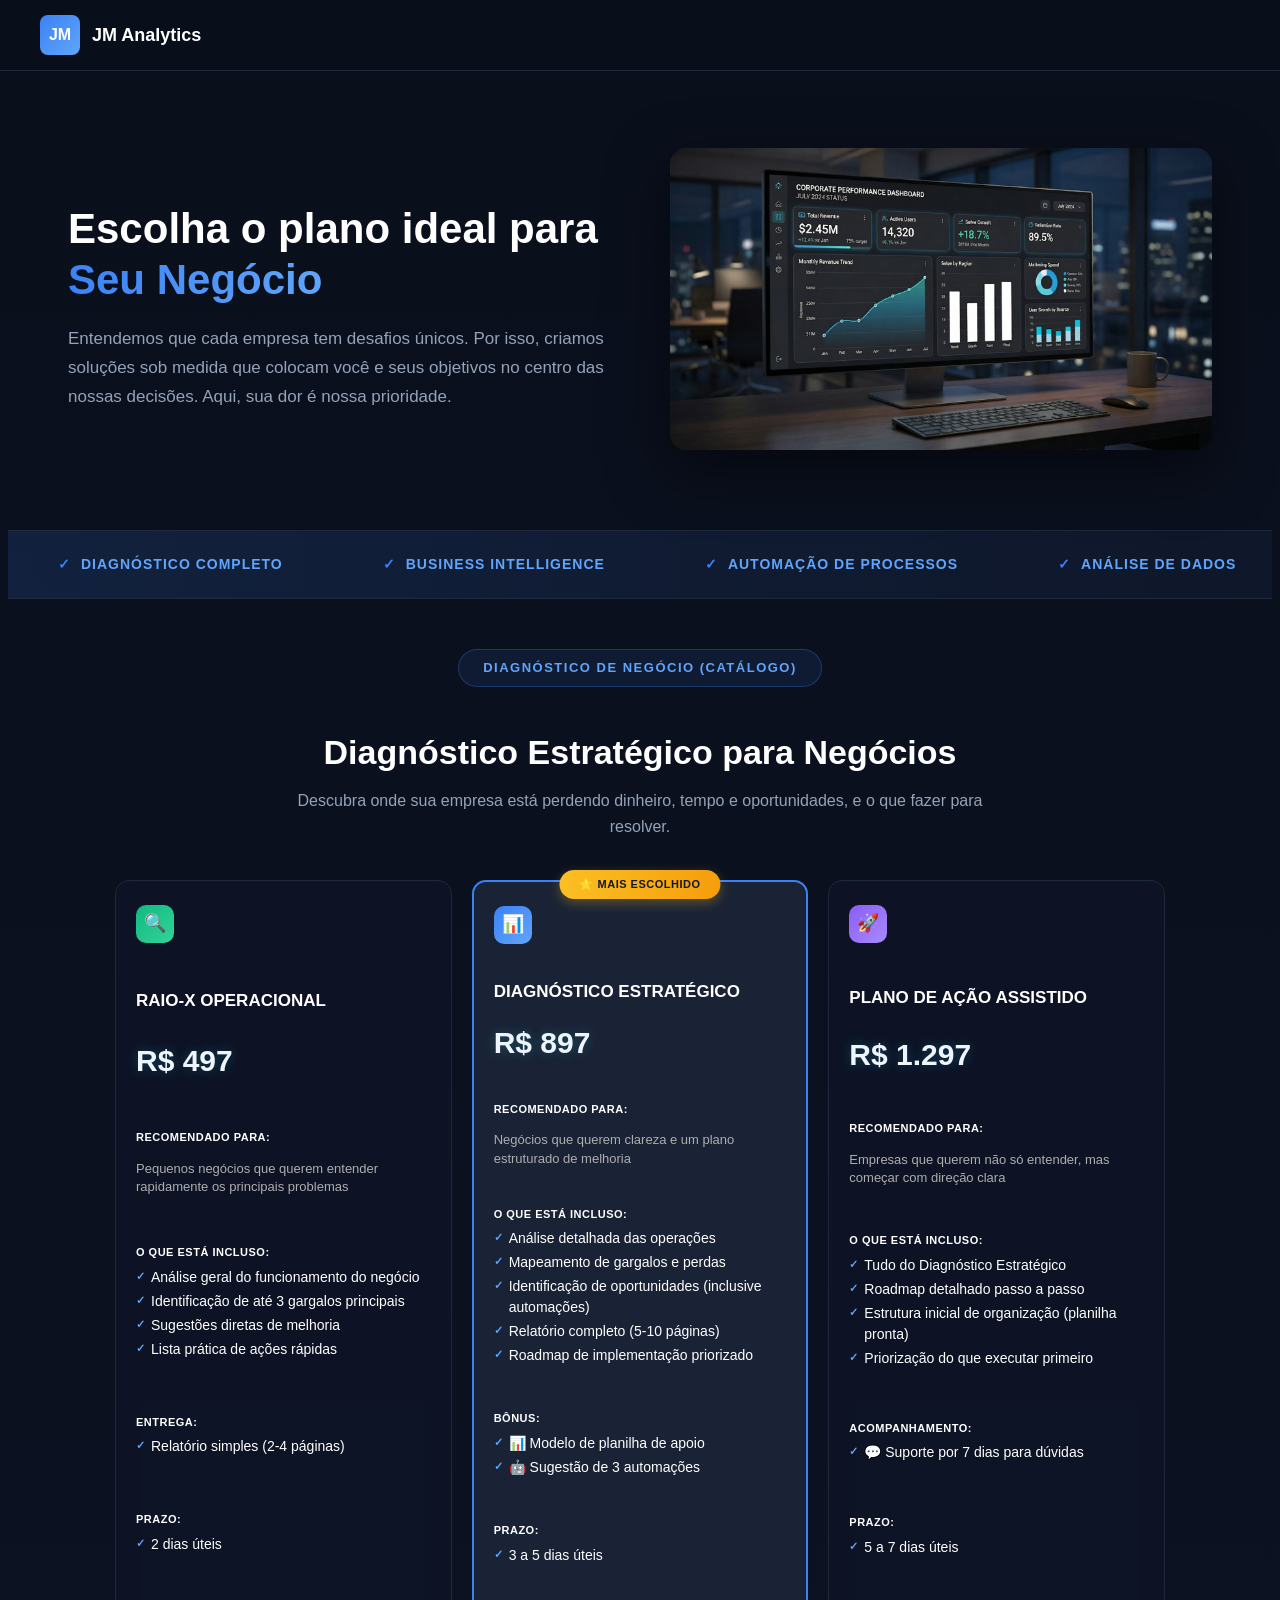
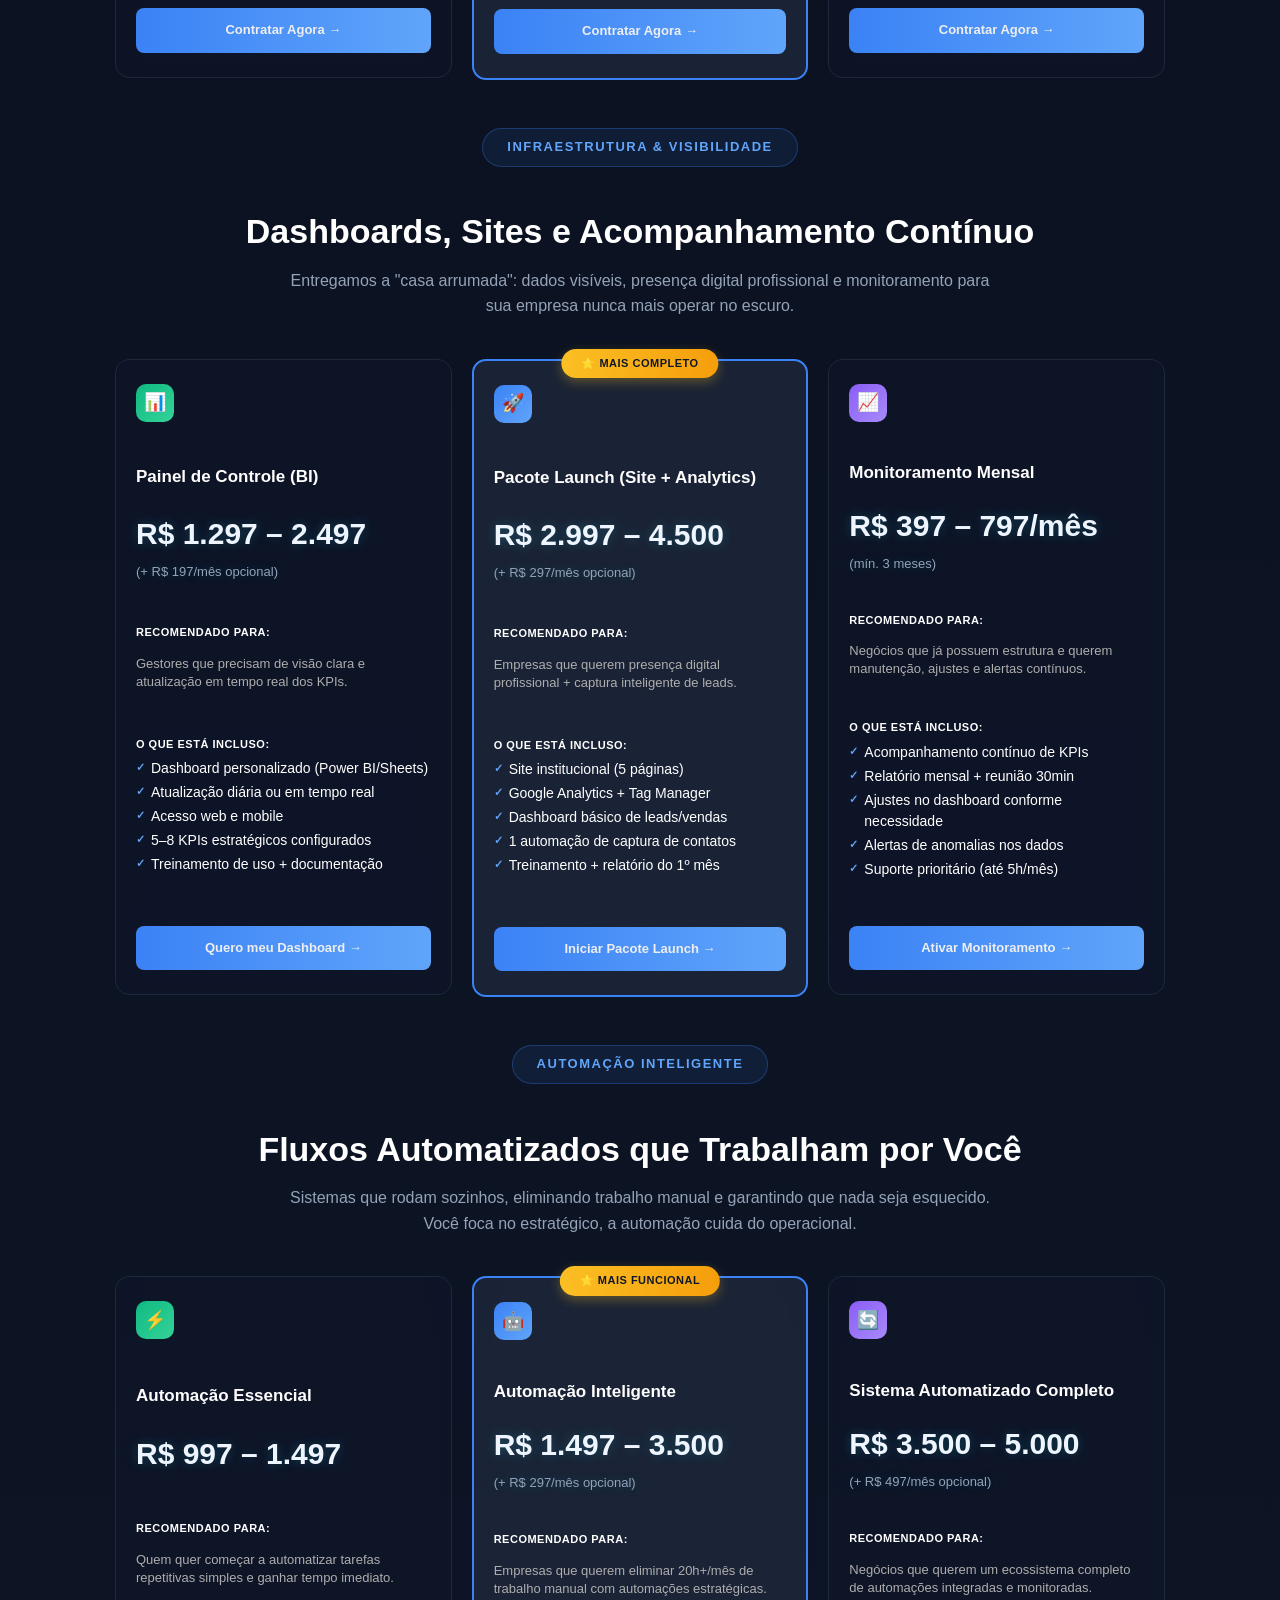
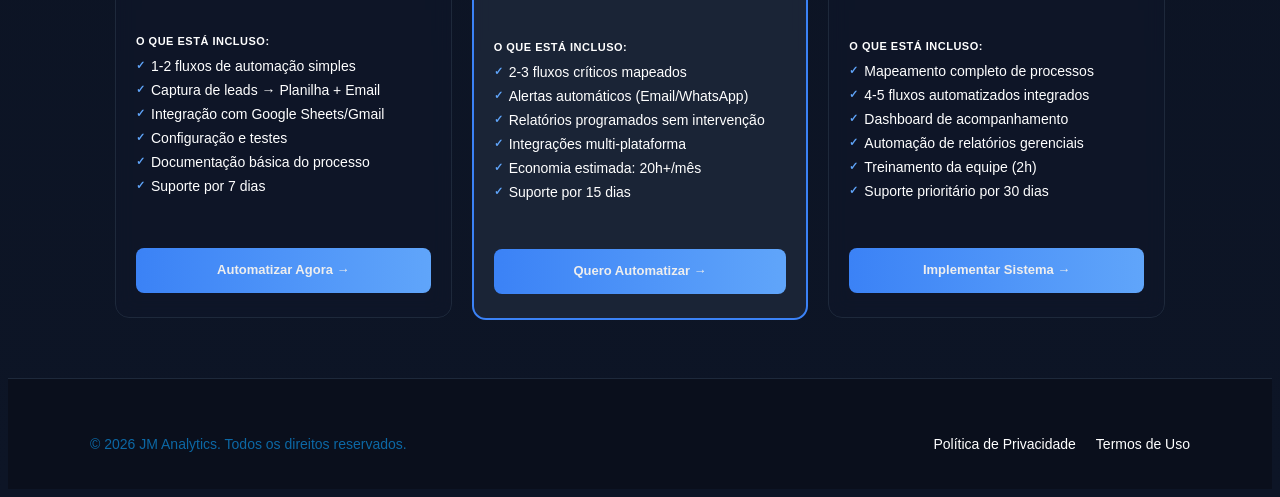
<file: index.html>
<!DOCTYPE html>
<html lang="pt-BR">
<head>
    <meta charset="UTF-8">
    <meta name="viewport" content="width=device-width, initial-scale=1.0">
    <title>Planos - JM Analytics | Diagnóstico de Negócio</title>
     
    <link rel="stylesheet" href="CSS/style.css">

</head>
<body>

    <!-- HEADER -->
    <header class="site-header">
        <div class="header-container">
            <a href="#" class="logo">
                <div class="logo-icon">JM</div>
                <span class="logo-text">JM Analytics</span>
            </a>
            <nav class="header-nav">
        
            </nav>
        </div>
    </header>

    <!-- HERO / INTRODUÇÃO -->
    <section class="hero-intro">
        <div class="hero-content">
            <h1>Escolha o plano ideal para <span class="highlight">Seu Negócio</span></h1>
            <p>Entendemos que cada empresa tem desafios únicos. Por isso, criamos soluções sob medida que colocam você e seus objetivos no centro das nossas decisões. Aqui, sua dor é nossa prioridade.</p>
        </div>
        <div class="hero-image">
            <img src="img/dashboard-exemplo.png" alt="Dashboard corporativo JM Analytics">
        </div>
    </section>

    <!-- FAIXA ANIMADA -->
    <div class="marquee-container">
        <div class="marquee-content">
            <span class="marquee-item">Diagnóstico Completo</span>
            <span class="marquee-item">Business Intelligence</span>
            <span class="marquee-item">Automação de Processos</span>
            <span class="marquee-item">Análise de Dados</span>
            <span class="marquee-item">Otimização de Operações</span>
            <span class="marquee-item">Redução de Custos</span>
            <span class="marquee-item">Aumento de Lucratividade</span>
            <!-- Duplicado para loop infinito -->
            <span class="marquee-item">Diagnóstico Completo</span>
            <span class="marquee-item">Business Intelligence</span>
            <span class="marquee-item">Automação de Processos</span>
            <span class="marquee-item">Análise de Dados</span>
            <span class="marquee-item">Otimização de Operações</span>
            <span class="marquee-item">Redução de Custos</span>
            <span class="marquee-item">Aumento de Lucratividade</span>
        </div>
    </div>

    <!-- SEÇÃO DE PLANOS -->
    <section class="plans-main-section" id="planos">
        
        <!-- Tag -->
        <span class="section-tag">Diagnóstico de Negócio (Catálogo)</span>

        <!-- Título -->
        <h2 class="section-title">Diagnóstico Estratégico para Negócios</h2>

        <!-- Subtítulo -->
        <p class="section-subtitle">Descubra onde sua empresa está perdendo dinheiro, tempo e oportunidades, e o que fazer para resolver.</p>

        <!-- Grid -->
        <div class="plans-layout">
            
            <!-- PLANO 1: RAIO-X OPERACIONAL -->
            <div class="plan-card-compact">
                <div class="plan-icon-sm">🔍</div>
                <h3>RAIO-X OPERACIONAL</h3>
                <div class="plan-price-sm">R$ 497</div>
                
                <div class="plan-section-sm">
                    <h4>Recomendado para:</h4>
                    <p>Pequenos negócios que querem entender rapidamente os principais problemas</p>
                </div>

                <div class="plan-section-sm">
                    <h4>O que está incluso:</h4>
                    <ul class="plan-features-sm">
                        <li>Análise geral do funcionamento do negócio</li>
                        <li>Identificação de até 3 gargalos principais</li>
                        <li>Sugestões diretas de melhoria</li>
                        <li>Lista prática de ações rápidas</li>
                    </ul>
                </div>

                <div class="plan-section-sm">
                    <h4>Entrega:</h4>
                    <ul class="plan-features-sm">
                        <li>Relatório simples (2-4 páginas)</li>
                    </ul>
                </div>

                <div class="plan-section-sm">
                    <h4>Prazo:</h4>
                    <ul class="plan-features-sm">
                        <li>2 dias úteis</li>
                    </ul>
                </div>

                <a href="https://wa.me/5521969181327?text=Olá! Quero contratar o plano Raio-X Operacional" class="plan-btn-sm" target="_blank">
                    Contratar Agora →
                </a>
            </div>

            <!-- PLANO 2: DIAGNÓSTICO ESTRATÉGICO (DESTAQUE) -->
            <div class="plan-card-compact featured">
                <div class="badge-popular">⭐ Mais Escolhido</div>
                <div class="plan-icon-sm">📊</div>
                <h3>DIAGNÓSTICO ESTRATÉGICO</h3>
                <div class="plan-price-sm">R$ 897</div>
                
                <div class="plan-section-sm">
                    <h4>Recomendado para:</h4>
                    <p>Negócios que querem clareza e um plano estruturado de melhoria</p>
                </div>

                <div class="plan-section-sm">
                    <h4>O que está incluso:</h4>
                    <ul class="plan-features-sm">
                        <li>Análise detalhada das operações</li>
                        <li>Mapeamento de gargalos e perdas</li>
                        <li>Identificação de oportunidades (inclusive automações)</li>
                        <li>Relatório completo (5-10 páginas)</li>
                        <li>Roadmap de implementação priorizado</li>
                    </ul>
                </div>

                <div class="plan-section-sm">
                    <h4>Bônus:</h4>
                    <ul class="plan-features-sm">
                        <li>📊 Modelo de planilha de apoio</li>
                        <li>🤖 Sugestão de 3 automações</li>
                    </ul>
                </div>

                <div class="plan-section-sm">
                    <h4>Prazo:</h4>
                    <ul class="plan-features-sm">
                        <li>3 a 5 dias úteis</li>
                    </ul>
                </div>

                <a href="https://wa.me/5521969181327?text=Olá! Quero contratar o plano Diagnóstico Estratégico" class="plan-btn-sm" target="_blank">
                    Contratar Agora →
                </a>
            </div>

            <!-- PLANO 3: PLANO DE AÇÃO ASSISTIDO -->
            <div class="plan-card-compact">
                <div class="plan-icon-sm">🚀</div>
                <h3>PLANO DE AÇÃO ASSISTIDO</h3>
                <div class="plan-price-sm">R$ 1.297</div>
                
                <div class="plan-section-sm">
                    <h4>Recomendado para:</h4>
                    <p>Empresas que querem não só entender, mas começar com direção clara</p>
                </div>

                <div class="plan-section-sm">
                    <h4>O que está incluso:</h4>
                    <ul class="plan-features-sm">
                        <li>Tudo do Diagnóstico Estratégico</li>
                        <li>Roadmap detalhado passo a passo</li>
                        <li>Estrutura inicial de organização (planilha pronta)</li>
                        <li>Priorização do que executar primeiro</li>
                    </ul>
                </div>

                <div class="plan-section-sm">
                    <h4>Acompanhamento:</h4>
                    <ul class="plan-features-sm">
                        <li>💬 Suporte por 7 dias para dúvidas</li>
                    </ul>
                </div>

                <div class="plan-section-sm">
                    <h4>Prazo:</h4>
                    <ul class="plan-features-sm">
                        <li>5 a 7 dias úteis</li>
                    </ul>
                </div>

                <a href="https://wa.me/5521969181327?text=Olá! Quero contratar o plano Plano de Ação Assistido" class="plan-btn-sm" target="_blank">
                    Contratar Agora →
                </a>
            </div>

            <!-- IMAGEM -->
            <div class="image-container-sm">
                <img src="img/mano_jotta.png" alt="Análise de dados empresariais">
            </div>

        </div>
    </section>
    <!-- ==========================================
     ABA 2: INFRAESTRUTURA & VISIBILIDADE
     ========================================== -->
<section class="plans-main-section" id="infraestrutura">
    
    <!-- Cabeçalho da Seção -->
    <span class="section-tag">Infraestrutura & Visibilidade</span>
    <h2 class="section-title">Dashboards, Sites e Acompanhamento Contínuo</h2>
    <p class="section-subtitle">Entregamos a "casa arrumada": dados visíveis, presença digital profissional e monitoramento para sua empresa nunca mais operar no escuro.</p>

    <!-- Grid dos 3 Cards -->
    <div class="plans-layout">
        
        <!-- CARD 1: PAINEL DE CONTROLE (BI) -->
        <div class="plan-card-compact">
            <div class="plan-icon-sm">📊</div>
            <h3>Painel de Controle (BI)</h3>
            <div class="plan-price-sm">
                R$ 1.297 – 2.497
                <span style="font-size: 13px; color: #94a3b8; font-weight: 400; display: block; margin-top: 4px;">(+ R$ 197/mês opcional)</span>
            </div>
            
            <div class="plan-section-sm">
                <h4>Recomendado para:</h4>
                <p>Gestores que precisam de visão clara e atualização em tempo real dos KPIs.</p>
            </div>

            <div class="plan-section-sm">
                <h4>O que está incluso:</h4>
                <ul class="plan-features-sm">
                    <li>Dashboard personalizado (Power BI/Sheets)</li>
                    <li>Atualização diária ou em tempo real</li>
                    <li>Acesso web e mobile</li>
                    <li>5–8 KPIs estratégicos configurados</li>
                    <li>Treinamento de uso + documentação</li>
                </ul>
            </div>

            <a href="https://wa.me/5521969181327?text=Olá! Tenho interesse no Painel de Controle (BI)" class="plan-btn-sm" target="_blank">
                Quero meu Dashboard →
            </a>
        </div>

        <!-- CARD 2: PACOTE LAUNCH (SITE + ANALYTICS) -->
        <div class="plan-card-compact featured">
            <div class="badge-popular">⭐ Mais Completo</div>
            <div class="plan-icon-sm">🚀</div>
            <h3>Pacote Launch (Site + Analytics)</h3>
            <div class="plan-price-sm">
                R$ 2.997 – 4.500
                <span style="font-size: 13px; color: #94a3b8; font-weight: 400; display: block; margin-top: 4px;">(+ R$ 297/mês opcional)</span>
            </div>
            
            <div class="plan-section-sm">
                <h4>Recomendado para:</h4>
                <p>Empresas que querem presença digital profissional + captura inteligente de leads.</p>
            </div>

            <div class="plan-section-sm">
                <h4>O que está incluso:</h4>
                <ul class="plan-features-sm">
                    <li>Site institucional (5 páginas)</li>
                    <li>Google Analytics + Tag Manager</li>
                    <li>Dashboard básico de leads/vendas</li>
                    <li>1 automação de captura de contatos</li>
                    <li>Treinamento + relatório do 1º mês</li>
                </ul>
            </div>

            <a href="https://wa.me/5521969181327?text=Olá! Quero o Pacote Launch (Site + Analytics)" class="plan-btn-sm" target="_blank">
                Iniciar Pacote Launch →
            </a>
        </div>

        <!-- CARD 3: MONITORAMENTO MENSAL -->
        <div class="plan-card-compact">
            <div class="plan-icon-sm">📈</div>
            <h3>Monitoramento Mensal</h3>
            <div class="plan-price-sm">
                R$ 397 – 797/mês
                <span style="font-size: 13px; color: #94a3b8; font-weight: 400; display: block; margin-top: 4px;">(mín. 3 meses)</span>
            </div>
            
            <div class="plan-section-sm">
                <h4>Recomendado para:</h4>
                <p>Negócios que já possuem estrutura e querem manutenção, ajustes e alertas contínuos.</p>
            </div>

            <div class="plan-section-sm">
                <h4>O que está incluso:</h4>
                <ul class="plan-features-sm">
                    <li>Acompanhamento contínuo de KPIs</li>
                    <li>Relatório mensal + reunião 30min</li>
                    <li>Ajustes no dashboard conforme necessidade</li>
                    <li>Alertas de anomalias nos dados</li>
                    <li>Suporte prioritário (até 5h/mês)</li>
                </ul>
            </div>

            <a href="https://wa.me/5521969181327?text=Olá! Quero ativar o Monitoramento Mensal" class="plan-btn-sm" target="_blank">
                Ativar Monitoramento →
            </a>
        </div>

    </div>
</section>

<!-- ==========================================
     ABA 3: AUTOMAÇÃO INTELIGENTE
     ========================================== -->
<section class="plans-main-section" id="automacao">
    
    <!-- Cabeçalho da Seção -->
    <span class="section-tag">Automação Inteligente</span>
    <h2 class="section-title">Fluxos Automatizados que Trabalham por Você</h2>
    <p class="section-subtitle">Sistemas que rodam sozinhos, eliminando trabalho manual e garantindo que nada seja esquecido. Você foca no estratégico, a automação cuida do operacional.</p>

    <!-- Grid dos 3 Cards -->
    <div class="plans-layout">
        
        <!-- CARD 1: AUTOMAÇÃO ESSENCIAL -->
        <div class="plan-card-compact">
            <div class="plan-icon-sm">⚡</div>
            <h3>Automação Essencial</h3>
            <div class="plan-price-sm">R$ 997 – 1.497</div>
            
            <div class="plan-section-sm">
                <h4>Recomendado para:</h4>
                <p>Quem quer começar a automatizar tarefas repetitivas simples e ganhar tempo imediato.</p>
            </div>

            <div class="plan-section-sm">
                <h4>O que está incluso:</h4>
                <ul class="plan-features-sm">
                    <li>1-2 fluxos de automação simples</li>
                    <li>Captura de leads → Planilha + Email</li>
                    <li>Integração com Google Sheets/Gmail</li>
                    <li>Configuração e testes</li>
                    <li>Documentação básica do processo</li>
                    <li>Suporte por 7 dias</li>
                </ul>
            </div>

            <a href="https://wa.me/5521969181327?text=Olá! Quero começar com Automação Essencial" class="plan-btn-sm" target="_blank">
                Automatizar Agora →
            </a>
        </div>

        <!-- CARD 2: AUTOMAÇÃO INTELIGENTE (MAIS FUNCIONAL) -->
        <div class="plan-card-compact featured">
            <div class="badge-popular">⭐ Mais Funcional</div>
            <div class="plan-icon-sm">🤖</div>
            <h3>Automação Inteligente</h3>
            <div class="plan-price-sm">
                R$ 1.497 – 3.500
                <span style="font-size: 13px; color: #94a3b8; font-weight: 400; display: block; margin-top: 4px;">(+ R$ 297/mês opcional)</span>
            </div>
            
            <div class="plan-section-sm">
                <h4>Recomendado para:</h4>
                <p>Empresas que querem eliminar 20h+/mês de trabalho manual com automações estratégicas.</p>
            </div>

            <div class="plan-section-sm">
                <h4>O que está incluso:</h4>
                <ul class="plan-features-sm">
                    <li>2-3 fluxos críticos mapeados</li>
                    <li>Alertas automáticos (Email/WhatsApp)</li>
                    <li>Relatórios programados sem intervenção</li>
                    <li>Integrações multi-plataforma</li>
                    <li>Economia estimada: 20h+/mês</li>
                    <li>Suporte por 15 dias</li>
                </ul>
            </div>

            <a href="https://wa.me/5521969181327?text=Olá! Quero a Automação Inteligente (Mais Funcional)" class="plan-btn-sm" target="_blank">
                Quero Automatizar →
            </a>
        </div>

        <!-- CARD 3: SISTEMA AUTOMATIZADO COMPLETO -->
        <div class="plan-card-compact">
            <div class="plan-icon-sm">🔄</div>
            <h3>Sistema Automatizado Completo</h3>
            <div class="plan-price-sm">
                R$ 3.500 – 5.000
                <span style="font-size: 13px; color: #94a3b8; font-weight: 400; display: block; margin-top: 4px;">(+ R$ 497/mês opcional)</span>
            </div>
            
            <div class="plan-section-sm">
                <h4>Recomendado para:</h4>
                <p>Negócios que querem um ecossistema completo de automações integradas e monitoradas.</p>
            </div>

            <div class="plan-section-sm">
                <h4>O que está incluso:</h4>
                <ul class="plan-features-sm">
                    <li>Mapeamento completo de processos</li>
                    <li>4-5 fluxos automatizados integrados</li>
                    <li>Dashboard de acompanhamento</li>
                    <li>Automação de relatórios gerenciais</li>
                    <li>Treinamento da equipe (2h)</li>
                    <li>Suporte prioritário por 30 dias</li>
                </ul>
            </div>

            <a href="https://wa.me/5521969181327?text=Olá! Quero o Sistema Automatizado Completo" class="plan-btn-sm" target="_blank">
                Implementar Sistema →
            </a>
        </div>

    </div>
</section>

    <!-- FOOTER -->
    <footer>
        <div class="footer-content">
            <p class="footer-text">© 2026 JM Analytics. Todos os direitos reservados.</p>
            <div class="footer-links">
                 <a href="politica-privacidade.html">Política de Privacidade</a>
                <a href="termos-de-uso.html">Termos de Uso</a>
            </div>
        </div>
    </footer>

    <!-- JAVASCRIPT -->
    
    <script src="Java/script.js"></script>

</body>
</html>
</file>
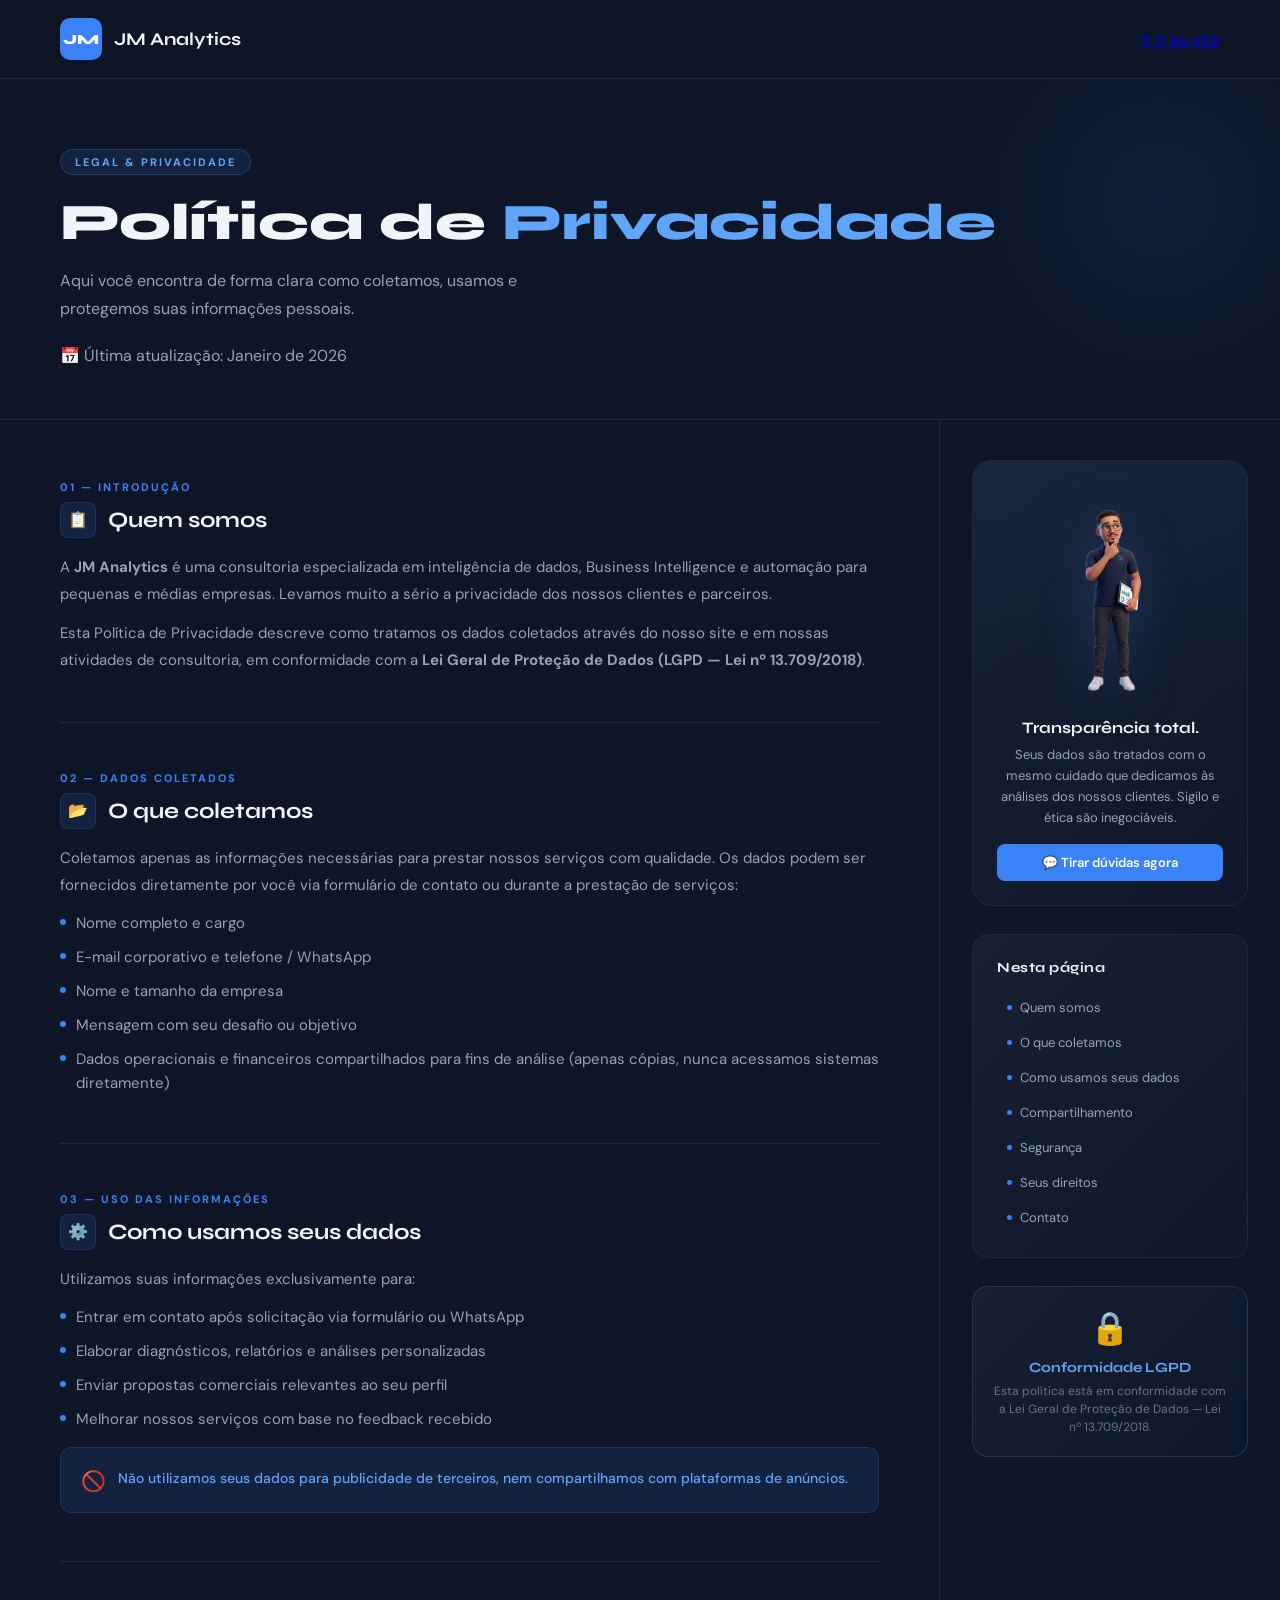
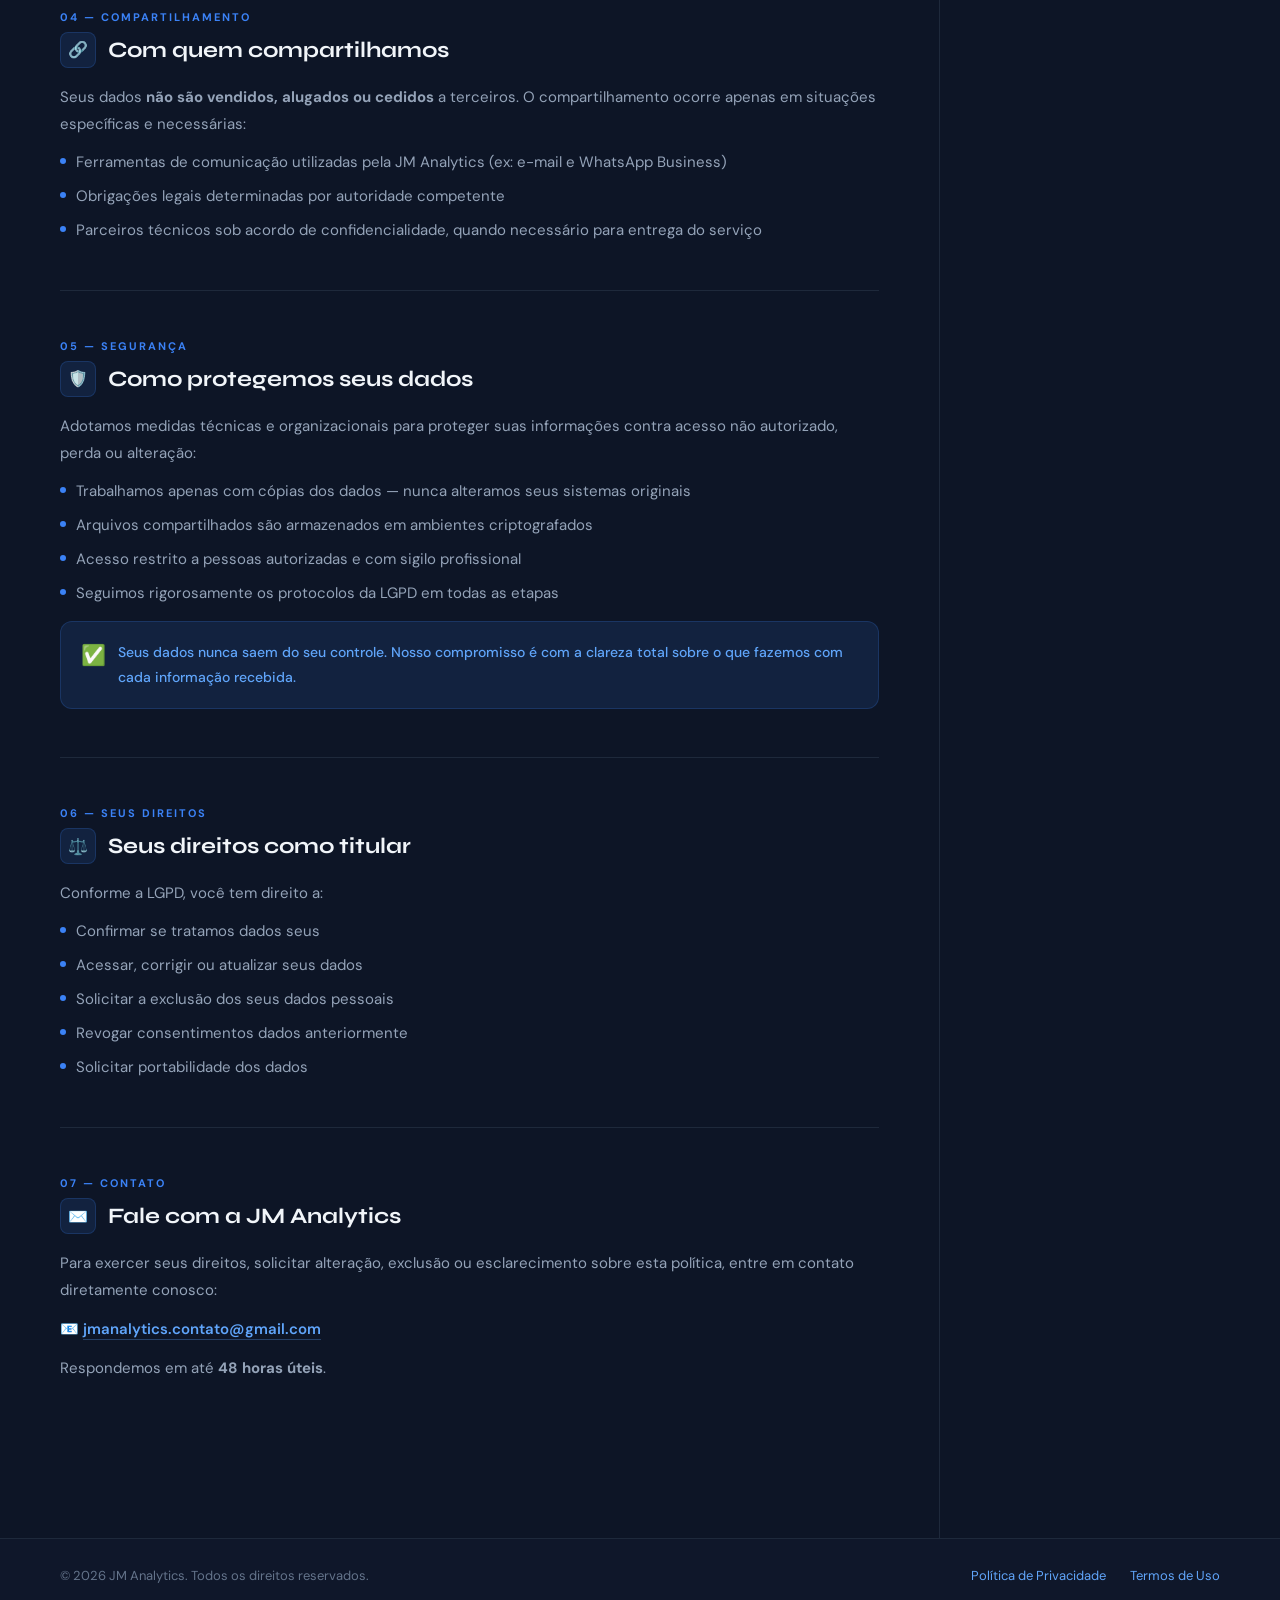
<file: politica-privacidade.html>
<!DOCTYPE html>
<html lang="pt-BR">
<head>
    <meta charset="UTF-8">
    <meta name="viewport" content="width=device-width, initial-scale=1.0">
    <title>Política de Privacidade | JM Analytics</title>
    <link href="https://fonts.googleapis.com/css2?family=Syne:wght@400;600;700;800&family=DM+Sans:wght@300;400;500&display=swap" rel="stylesheet">
    <style>
        :root {
            --bg-dark: #0d1526;
            --bg-card: #111827;
            --bg-card2: #0f172a;
            --blue: #3b82f6;
            --blue-light: #60a5fa;
            --blue-dim: rgba(59,130,246,0.12);
            --border: #1e293b;
            --text-primary: #f1f5f9;
            --text-muted: #94a3b8;
            --text-subtle: #64748b;
        }

        * { box-sizing: border-box; margin: 0; padding: 0; }

        body {
            background-color: var(--bg-dark);
            color: var(--text-primary);
            font-family: 'DM Sans', sans-serif;
            min-height: 100vh;
        }

        /* HEADER */
        header {
            background: rgba(13, 21, 38, 0.95);
            border-bottom: 1px solid var(--border);
            padding: 18px 60px;
            display: flex;
            align-items: center;
            justify-content: space-between;
            position: sticky;
            top: 0;
            z-index: 100;
            backdrop-filter: blur(12px);
        }

        .logo {
            display: flex;
            align-items: center;
            gap: 12px;
            text-decoration: none;
        }

        .logo-icon {
            width: 42px;
            height: 42px;
            background: var(--blue);
            border-radius: 10px;
            display: flex;
            align-items: center;
            justify-content: center;
            font-family: 'Syne', sans-serif;
            font-weight: 800;
            font-size: 14px;
            color: white;
        }

        .logo-text {
            font-family: 'Syne', sans-serif;
            font-weight: 700;
            font-size: 18px;
            color: var(--text-primary);
        }

        .back-link {
            display: flex;
            align-items: center;
            gap: 8px;
            color: var(--blue-light);
            text-decoration: none;
            font-size: 14px;
            font-weight: 500;
            transition: gap 0.2s;
        }
        .back-link:hover { gap: 12px; }

        /* HERO DA PÁGINA */
        .page-hero {
            padding: 70px 60px 50px;
            border-bottom: 1px solid var(--border);
            position: relative;
            overflow: hidden;
        }

        .page-hero::before {
            content: '';
            position: absolute;
            top: -80px;
            right: -80px;
            width: 400px;
            height: 400px;
            background: radial-gradient(circle, rgba(59,130,246,0.08) 0%, transparent 70%);
            pointer-events: none;
        }

        .page-tag {
            display: inline-block;
            font-size: 11px;
            font-weight: 700;
            letter-spacing: 2px;
            text-transform: uppercase;
            color: var(--blue-light);
            background: var(--blue-dim);
            border: 1px solid rgba(59,130,246,0.25);
            padding: 5px 14px;
            border-radius: 20px;
            margin-bottom: 20px;
        }

        .page-hero h1 {
            font-family: 'Syne', sans-serif;
            font-size: clamp(32px, 4vw, 52px);
            font-weight: 800;
            line-height: 1.1;
            margin-bottom: 16px;
        }

        .page-hero h1 span {
            color: var(--blue-light);
        }

        .page-hero p {
            color: var(--text-muted);
            font-size: 16px;
            max-width: 520px;
            line-height: 1.7;
        }

        .last-updated {
            margin-top: 20px;
            font-size: 13px;
            color: var(--text-subtle);
        }

        /* LAYOUT PRINCIPAL */
        .main-layout {
            display: grid;
            grid-template-columns: 1fr 340px;
            gap: 0;
            min-height: calc(100vh - 200px);
        }

        /* CONTEÚDO */
        .content-area {
            padding: 60px;
            border-right: 1px solid var(--border);
        }

        .section-block {
            margin-bottom: 48px;
            padding-bottom: 48px;
            border-bottom: 1px solid var(--border);
            animation: fadeUp 0.5s ease both;
        }

        .section-block:last-child {
            border-bottom: none;
        }

        @keyframes fadeUp {
            from { opacity: 0; transform: translateY(16px); }
            to { opacity: 1; transform: translateY(0); }
        }

        .section-block:nth-child(1) { animation-delay: 0.05s; }
        .section-block:nth-child(2) { animation-delay: 0.1s; }
        .section-block:nth-child(3) { animation-delay: 0.15s; }
        .section-block:nth-child(4) { animation-delay: 0.2s; }
        .section-block:nth-child(5) { animation-delay: 0.25s; }
        .section-block:nth-child(6) { animation-delay: 0.3s; }

        .section-number {
            font-size: 11px;
            font-weight: 700;
            letter-spacing: 2px;
            color: var(--blue);
            text-transform: uppercase;
            margin-bottom: 8px;
        }

        .section-block h2 {
            font-family: 'Syne', sans-serif;
            font-size: 22px;
            font-weight: 700;
            color: var(--text-primary);
            margin-bottom: 16px;
            display: flex;
            align-items: center;
            gap: 12px;
        }

        .section-block h2 .icon {
            width: 36px;
            height: 36px;
            background: var(--blue-dim);
            border: 1px solid rgba(59,130,246,0.2);
            border-radius: 8px;
            display: flex;
            align-items: center;
            justify-content: center;
            font-size: 16px;
            flex-shrink: 0;
        }

        .section-block p {
            color: var(--text-muted);
            font-size: 15px;
            line-height: 1.8;
            margin-bottom: 12px;
        }

        .section-block p:last-child { margin-bottom: 0; }

        .info-list {
            list-style: none;
            display: flex;
            flex-direction: column;
            gap: 10px;
        }

        .info-list li {
            display: flex;
            align-items: flex-start;
            gap: 10px;
            color: var(--text-muted);
            font-size: 15px;
            line-height: 1.6;
        }

        .info-list li::before {
            content: '';
            width: 6px;
            height: 6px;
            border-radius: 50%;
            background: var(--blue);
            margin-top: 8px;
            flex-shrink: 0;
        }

        .highlight-box {
            background: var(--blue-dim);
            border: 1px solid rgba(59,130,246,0.2);
            border-radius: 12px;
            padding: 18px 20px;
            margin-top: 16px;
            display: flex;
            align-items: flex-start;
            gap: 12px;
        }

        .highlight-box .hb-icon {
            font-size: 20px;
            flex-shrink: 0;
            margin-top: 2px;
        }

        .highlight-box p {
            margin: 0;
            color: var(--blue-light);
            font-size: 14px;
            font-weight: 500;
        }

        .contact-email-link {
            color: var(--blue-light);
            text-decoration: none;
            font-weight: 600;
            border-bottom: 1px solid rgba(96,165,250,0.3);
            transition: border-color 0.2s;
        }
        .contact-email-link:hover { border-color: var(--blue-light); }

        /* SIDEBAR */
        .sidebar {
            padding: 40px 32px;
            display: flex;
            flex-direction: column;
            gap: 28px;
        }

        /* PERSONAGEM */
        .character-card {
            background: linear-gradient(135deg, rgba(30,41,59,0.6), rgba(15,23,42,0.9));
            border: 1px solid var(--border);
            border-radius: 20px;
            overflow: hidden;
            text-align: center;
        }

        .character-img-wrap {
            background: linear-gradient(180deg, rgba(59,130,246,0.05) 0%, transparent 100%);
            padding: 24px 20px 0;
            display: flex;
            justify-content: center;
        }

        .character-img-wrap img {
            width: 160px;
            max-height: 220px;
            object-fit: contain;
            object-position: top;
            filter: drop-shadow(0 8px 24px rgba(59,130,246,0.2));
        }

        .character-text {
            padding: 20px 24px 24px;
        }

        .character-text strong {
            display: block;
            font-family: 'Syne', sans-serif;
            font-size: 16px;
            font-weight: 700;
            color: var(--text-primary);
            margin-bottom: 8px;
        }

        .character-text p {
            font-size: 13px;
            color: var(--text-muted);
            line-height: 1.6;
            margin-bottom: 16px;
        }

        .character-text a {
            display: block;
            background: var(--blue);
            color: white;
            text-decoration: none;
            padding: 10px 16px;
            border-radius: 8px;
            font-size: 13px;
            font-weight: 600;
            transition: background 0.2s;
        }
        .character-text a:hover { background: #2563eb; }

        /* SUMÁRIO */
        .summary-card {
            background: linear-gradient(135deg, rgba(30,41,59,0.6), rgba(15,23,42,0.9));
            border: 1px solid var(--border);
            border-radius: 16px;
            padding: 24px;
        }

        .summary-card h3 {
            font-family: 'Syne', sans-serif;
            font-size: 14px;
            font-weight: 700;
            color: var(--text-primary);
            margin-bottom: 16px;
            letter-spacing: 0.5px;
        }

        .summary-list {
            list-style: none;
            display: flex;
            flex-direction: column;
            gap: 4px;
        }

        .summary-list li a {
            display: flex;
            align-items: center;
            gap: 8px;
            color: var(--text-muted);
            text-decoration: none;
            font-size: 13px;
            padding: 7px 10px;
            border-radius: 8px;
            transition: all 0.2s;
        }

        .summary-list li a:hover {
            background: var(--blue-dim);
            color: var(--blue-light);
        }

        .summary-list li a::before {
            content: '';
            width: 5px;
            height: 5px;
            border-radius: 50%;
            background: var(--blue);
            flex-shrink: 0;
        }

        /* BADGE LGPD */
        .lgpd-badge {
            background: linear-gradient(135deg, rgba(30,41,59,0.6), rgba(15,23,42,0.9));
            border: 1px solid rgba(59,130,246,0.25);
            border-radius: 16px;
            padding: 20px;
            text-align: center;
        }

        .lgpd-badge .badge-icon {
            font-size: 32px;
            margin-bottom: 10px;
        }

        .lgpd-badge strong {
            display: block;
            font-family: 'Syne', sans-serif;
            font-size: 14px;
            color: var(--blue-light);
            margin-bottom: 6px;
        }

        .lgpd-badge p {
            font-size: 12px;
            color: var(--text-subtle);
            line-height: 1.5;
        }

        /* FOOTER */
        footer {
            background: var(--bg-card2);
            border-top: 1px solid var(--border);
            padding: 28px 60px;
            display: flex;
            align-items: center;
            justify-content: space-between;
        }

        footer p {
            font-size: 13px;
            color: var(--text-subtle);
        }

        footer a {
            font-size: 13px;
            color: var(--blue-light);
            text-decoration: none;
        }

        footer a:hover { text-decoration: underline; }

        /* MOBILE */
        @media (max-width: 900px) {
            header { padding: 16px 20px; }
            .page-hero { padding: 40px 20px 30px; }
            .main-layout { grid-template-columns: 1fr; }
            .content-area { padding: 32px 20px; border-right: none; }
            .sidebar { padding: 20px; }
            footer { padding: 20px; flex-direction: column; gap: 8px; text-align: center; }
        }
    </style>
</head>
<body>

<!-- HEADER -->
<header>
    <a href="index.html" class="logo">
        <div class="logo-icon">JM</div>
        <span class="logo-text">JM Analytics</span>
    </a>
    <a href="index.html" class="https://jmanalytics.netlify.app/">← Ir ao site</a>
</header>

<!-- HERO -->
<div class="page-hero">
    <div class="page-tag">Legal & Privacidade</div>
    <h1>Política de <span>Privacidade</span></h1>
    <p>Aqui você encontra de forma clara como coletamos, usamos e protegemos suas informações pessoais.</p>
    <p class="last-updated">📅 Última atualização: Janeiro de 2026</p>
</div>

<!-- LAYOUT -->
<div class="main-layout">

    <!-- CONTEÚDO -->
    <div class="content-area">

        <div class="section-block" id="introducao">
            <div class="section-number">01 — Introdução</div>
            <h2><span class="icon">📋</span> Quem somos</h2>
            <p>A <strong>JM Analytics</strong> é uma consultoria especializada em inteligência de dados, Business Intelligence e automação para pequenas e médias empresas. Levamos muito a sério a privacidade dos nossos clientes e parceiros.</p>
            <p>Esta Política de Privacidade descreve como tratamos os dados coletados através do nosso site e em nossas atividades de consultoria, em conformidade com a <strong>Lei Geral de Proteção de Dados (LGPD — Lei nº 13.709/2018)</strong>.</p>
        </div>

        <div class="section-block" id="dados">
            <div class="section-number">02 — Dados coletados</div>
            <h2><span class="icon">📂</span> O que coletamos</h2>
            <p>Coletamos apenas as informações necessárias para prestar nossos serviços com qualidade. Os dados podem ser fornecidos diretamente por você via formulário de contato ou durante a prestação de serviços:</p>
            <ul class="info-list">
                <li>Nome completo e cargo</li>
                <li>E-mail corporativo e telefone / WhatsApp</li>
                <li>Nome e tamanho da empresa</li>
                <li>Mensagem com seu desafio ou objetivo</li>
                <li>Dados operacionais e financeiros compartilhados para fins de análise (apenas cópias, nunca acessamos sistemas diretamente)</li>
            </ul>
        </div>

        <div class="section-block" id="uso">
            <div class="section-number">03 — Uso das informações</div>
            <h2><span class="icon">⚙️</span> Como usamos seus dados</h2>
            <p>Utilizamos suas informações exclusivamente para:</p>
            <ul class="info-list">
                <li>Entrar em contato após solicitação via formulário ou WhatsApp</li>
                <li>Elaborar diagnósticos, relatórios e análises personalizadas</li>
                <li>Enviar propostas comerciais relevantes ao seu perfil</li>
                <li>Melhorar nossos serviços com base no feedback recebido</li>
            </ul>
            <div class="highlight-box">
                <span class="hb-icon">🚫</span>
                <p>Não utilizamos seus dados para publicidade de terceiros, nem compartilhamos com plataformas de anúncios.</p>
            </div>
        </div>

        <div class="section-block" id="compartilhamento">
            <div class="section-number">04 — Compartilhamento</div>
            <h2><span class="icon">🔗</span> Com quem compartilhamos</h2>
            <p>Seus dados <strong>não são vendidos, alugados ou cedidos</strong> a terceiros. O compartilhamento ocorre apenas em situações específicas e necessárias:</p>
            <ul class="info-list">
                <li>Ferramentas de comunicação utilizadas pela JM Analytics (ex: e-mail e WhatsApp Business)</li>
                <li>Obrigações legais determinadas por autoridade competente</li>
                <li>Parceiros técnicos sob acordo de confidencialidade, quando necessário para entrega do serviço</li>
            </ul>
        </div>

        <div class="section-block" id="seguranca">
            <div class="section-number">05 — Segurança</div>
            <h2><span class="icon">🛡️</span> Como protegemos seus dados</h2>
            <p>Adotamos medidas técnicas e organizacionais para proteger suas informações contra acesso não autorizado, perda ou alteração:</p>
            <ul class="info-list">
                <li>Trabalhamos apenas com cópias dos dados — nunca alteramos seus sistemas originais</li>
                <li>Arquivos compartilhados são armazenados em ambientes criptografados</li>
                <li>Acesso restrito a pessoas autorizadas e com sigilo profissional</li>
                <li>Seguimos rigorosamente os protocolos da LGPD em todas as etapas</li>
            </ul>
            <div class="highlight-box">
                <span class="hb-icon">✅</span>
                <p>Seus dados nunca saem do seu controle. Nosso compromisso é com a clareza total sobre o que fazemos com cada informação recebida.</p>
            </div>
        </div>

        <div class="section-block" id="direitos">
            <div class="section-number">06 — Seus direitos</div>
            <h2><span class="icon">⚖️</span> Seus direitos como titular</h2>
            <p>Conforme a LGPD, você tem direito a:</p>
            <ul class="info-list">
                <li>Confirmar se tratamos dados seus</li>
                <li>Acessar, corrigir ou atualizar seus dados</li>
                <li>Solicitar a exclusão dos seus dados pessoais</li>
                <li>Revogar consentimentos dados anteriormente</li>
                <li>Solicitar portabilidade dos dados</li>
            </ul>
        </div>

        <div class="section-block" id="contato">
            <div class="section-number">07 — Contato</div>
            <h2><span class="icon">✉️</span> Fale com a JM Analytics</h2>
            <p>Para exercer seus direitos, solicitar alteração, exclusão ou esclarecimento sobre esta política, entre em contato diretamente conosco:</p>
            <p>📧 <a href="mailto:jmanalytics.contato@gmail.com" class="contact-email-link">jmanalytics.contato@gmail.com</a></p>
            <p>Respondemos em até <strong>48 horas úteis</strong>.</p>
        </div>

    </div>

    <!-- SIDEBAR -->
    <div class="sidebar">

        <!-- PERSONAGEM -->
        <div class="character-card">
            <div class="character-img-wrap">
                <img src="jotta.png" alt="Consultor JM Analytics">
            </div>
            <div class="character-text">
                <strong>Transparência total.</strong>
                <p>Seus dados são tratados com o mesmo cuidado que dedicamos às análises dos nossos clientes. Sigilo e ética são inegociáveis.</p>
                <a href="https://wa.me/5521969181327?text=Ol%C3%A1!%20Tenho%20uma%20d%C3%BAvida%20sobre%20privacidade">
                    💬 Tirar dúvidas agora
                </a>
            </div>
        </div>

        <!-- SUMÁRIO -->
        <div class="summary-card">
            <h3>Nesta página</h3>
            <ul class="summary-list">
                <li><a href="#introducao">Quem somos</a></li>
                <li><a href="#dados">O que coletamos</a></li>
                <li><a href="#uso">Como usamos seus dados</a></li>
                <li><a href="#compartilhamento">Compartilhamento</a></li>
                <li><a href="#seguranca">Segurança</a></li>
                <li><a href="#direitos">Seus direitos</a></li>
                <li><a href="#contato">Contato</a></li>
            </ul>
        </div>

        <!-- LGPD BADGE -->
        <div class="lgpd-badge">
            <div class="badge-icon">🔒</div>
            <strong>Conformidade LGPD</strong>
            <p>Esta política está em conformidade com a Lei Geral de Proteção de Dados — Lei nº 13.709/2018.</p>
        </div>

    </div>

</div>

<!-- FOOTER -->
<footer>
    <p>© 2026 JM Analytics. Todos os direitos reservados.</p>
    <div style="display:flex; gap:24px;">
        <a href="politica-privacidade.html">Política de Privacidade</a>
        <a href="termos-de-uso.html">Termos de Uso</a>
    </div>
</footer>

</body>
</html>
</file>
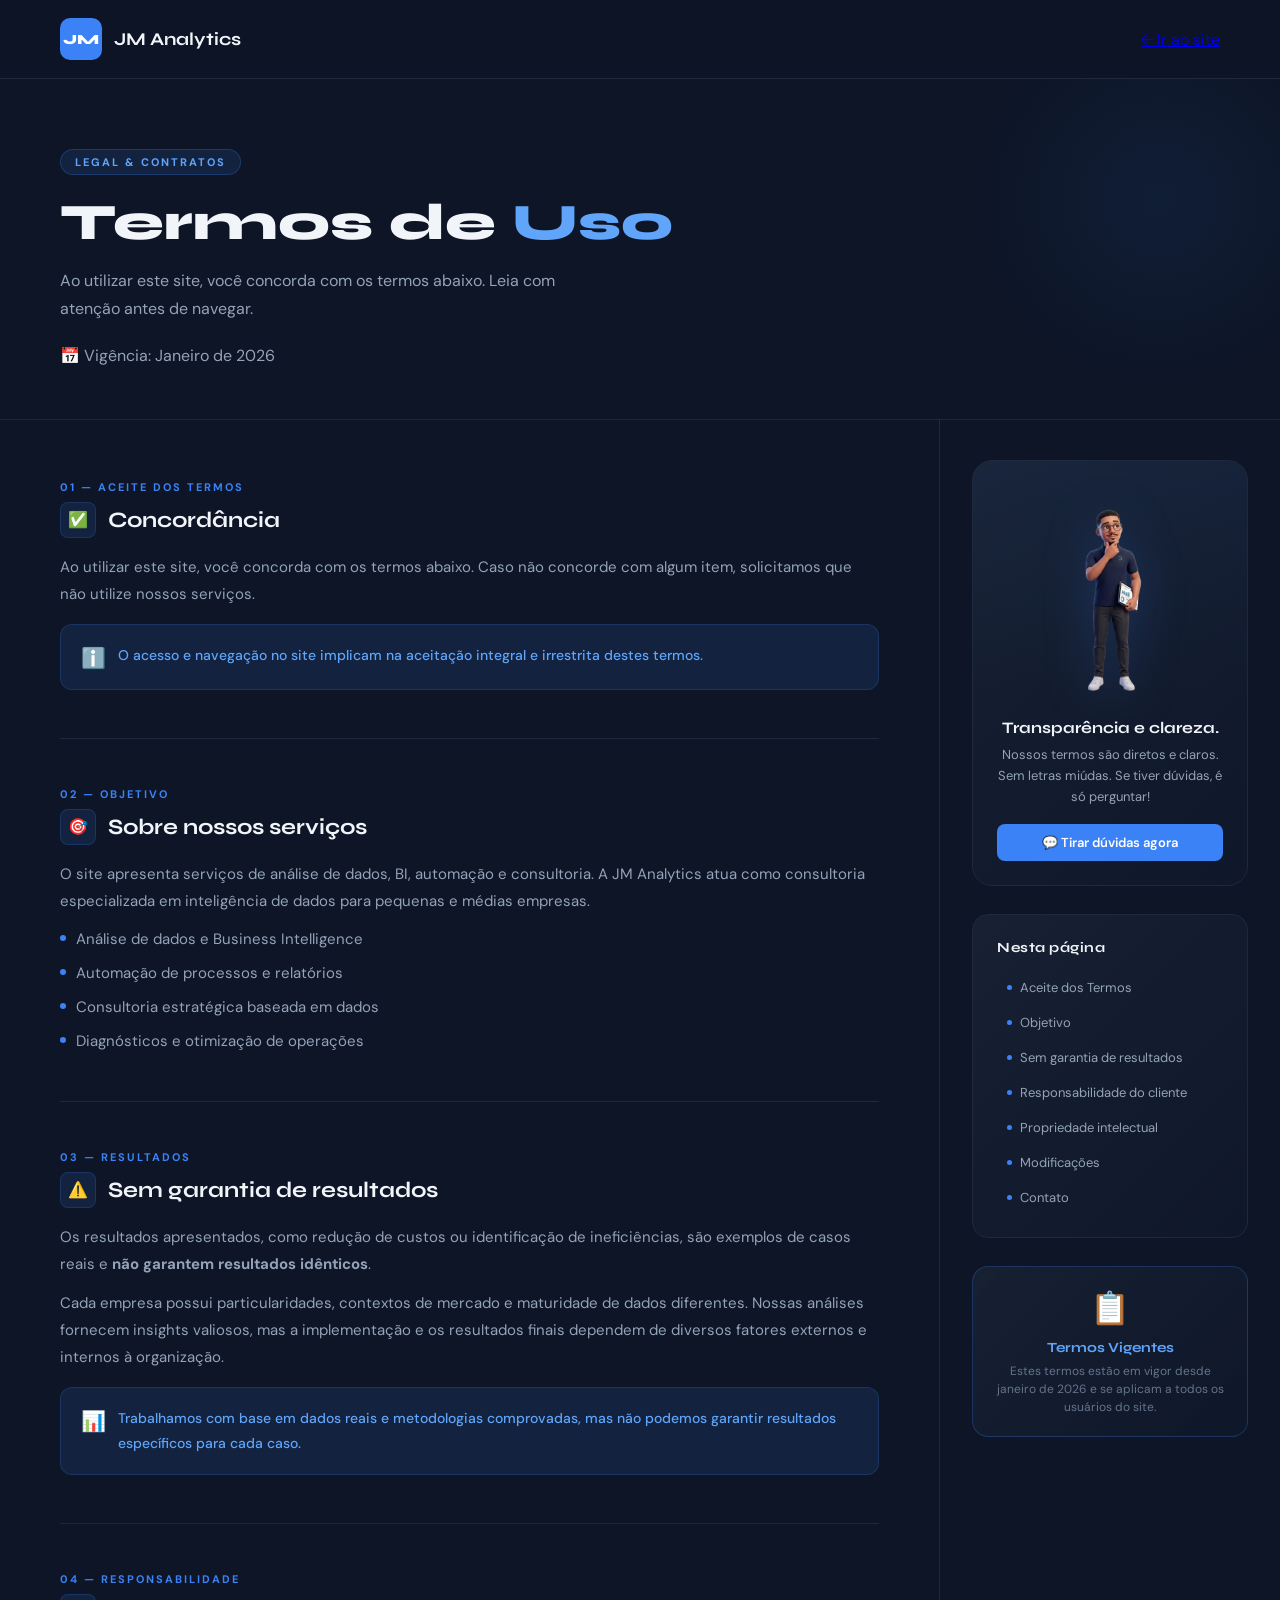
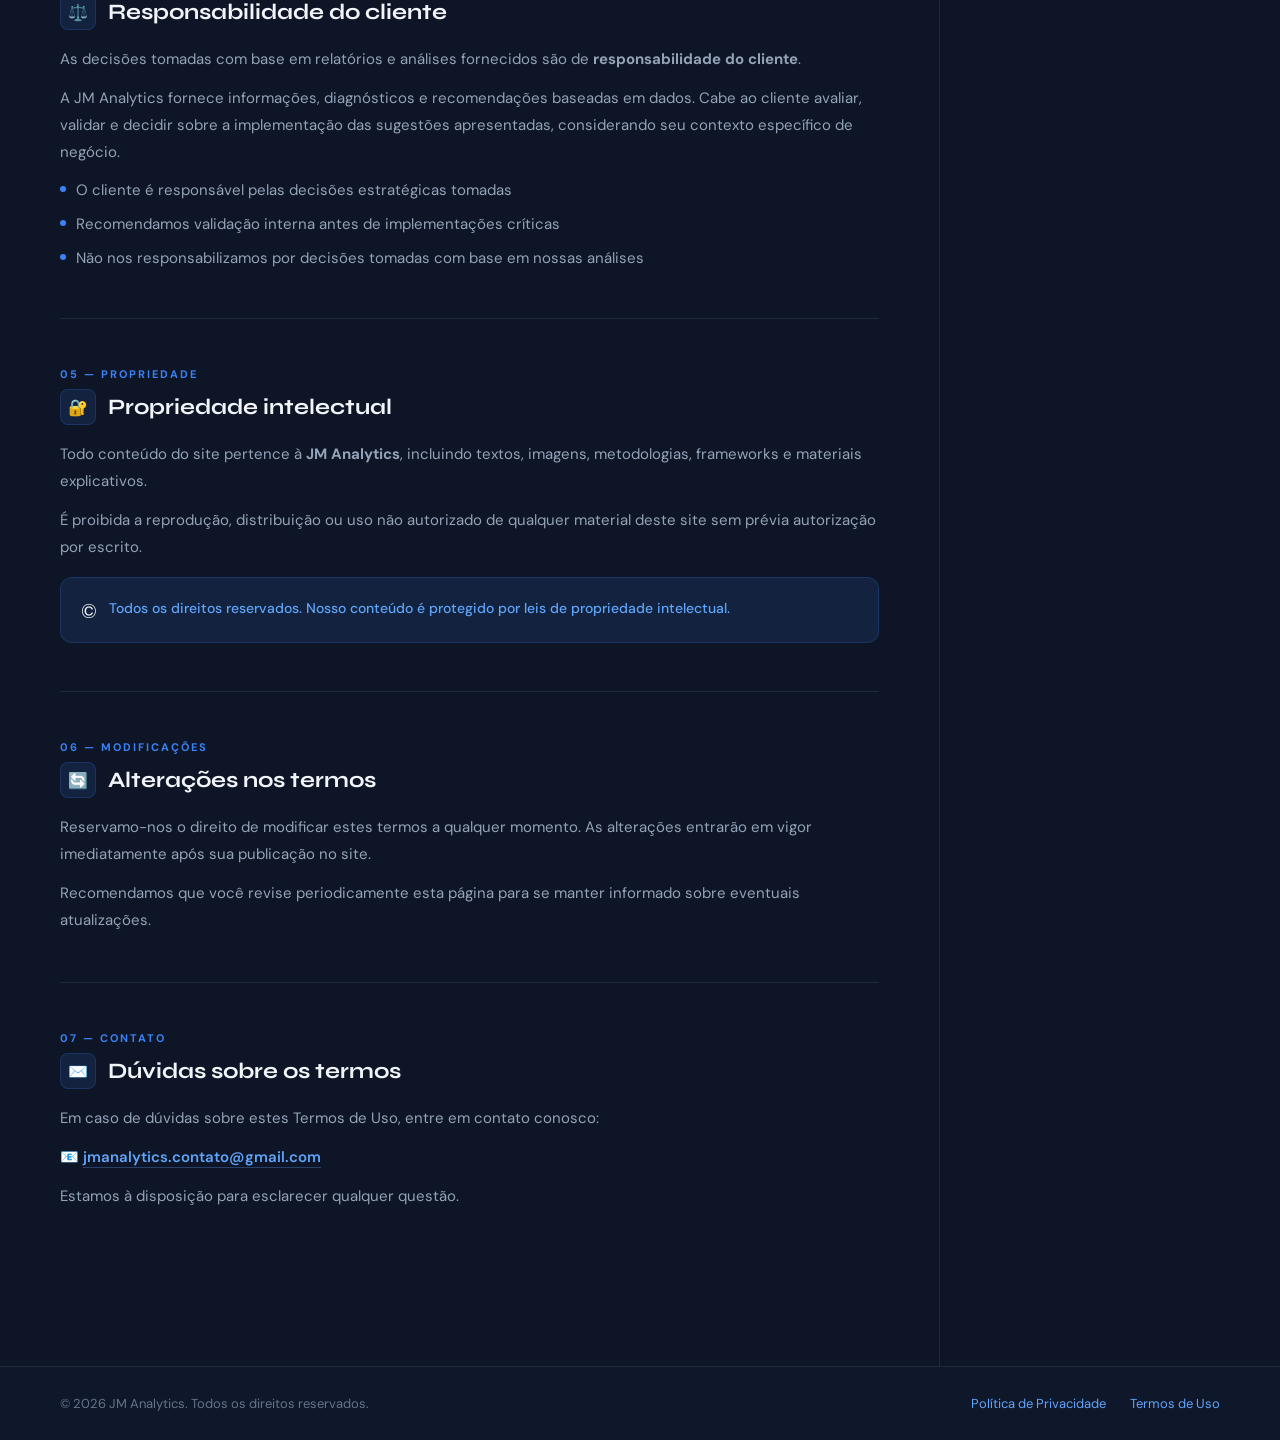
<file: termos-de-uso.html>
<!DOCTYPE html>
<html lang="pt-BR">
<head>
    <meta charset="UTF-8">
    <meta name="viewport" content="width=device-width, initial-scale=1.0">
    <title>Termos de Uso | JM Analytics</title>
    <link href="https://fonts.googleapis.com/css2?family=Syne:wght@400;600;700;800&family=DM+Sans:wght@300;400;500&display=swap" rel="stylesheet">
    <style>
        :root {
            --bg-dark: #0d1526;
            --bg-card: #111827;
            --bg-card2: #0f172a;
            --blue: #3b82f6;
            --blue-light: #60a5fa;
            --blue-dim: rgba(59,130,246,0.12);
            --border: #1e293b;
            --text-primary: #f1f5f9;
            --text-muted: #94a3b8;
            --text-subtle: #64748b;
        }

        * { box-sizing: border-box; margin: 0; padding: 0; }

        body {
            background-color: var(--bg-dark);
            color: var(--text-primary);
            font-family: 'DM Sans', sans-serif;
            min-height: 100vh;
        }

        /* HEADER */
        header {
            background: rgba(13, 21, 38, 0.95);
            border-bottom: 1px solid var(--border);
            padding: 18px 60px;
            display: flex;
            align-items: center;
            justify-content: space-between;
            position: sticky;
            top: 0;
            z-index: 100;
            backdrop-filter: blur(12px);
        }

        .logo {
            display: flex;
            align-items: center;
            gap: 12px;
            text-decoration: none;
        }

        .logo-icon {
            width: 42px;
            height: 42px;
            background: var(--blue);
            border-radius: 10px;
            display: flex;
            align-items: center;
            justify-content: center;
            font-family: 'Syne', sans-serif;
            font-weight: 800;
            font-size: 14px;
            color: white;
        }

        .logo-text {
            font-family: 'Syne', sans-serif;
            font-weight: 700;
            font-size: 18px;
            color: var(--text-primary);
        }

        .back-link {
            display: flex;
            align-items: center;
            gap: 8px;
            color: var(--blue-light);
            text-decoration: none;
            font-size: 14px;
            font-weight: 500;
            transition: gap 0.2s;
        }
        .back-link:hover { gap: 12px; }

        /* HERO DA PÁGINA */
        .page-hero {
            padding: 70px 60px 50px;
            border-bottom: 1px solid var(--border);
            position: relative;
            overflow: hidden;
        }

        .page-hero::before {
            content: '';
            position: absolute;
            top: -80px;
            right: -80px;
            width: 400px;
            height: 400px;
            background: radial-gradient(circle, rgba(59,130,246,0.08) 0%, transparent 70%);
            pointer-events: none;
        }

        .page-tag {
            display: inline-block;
            font-size: 11px;
            font-weight: 700;
            letter-spacing: 2px;
            text-transform: uppercase;
            color: var(--blue-light);
            background: var(--blue-dim);
            border: 1px solid rgba(59,130,246,0.25);
            padding: 5px 14px;
            border-radius: 20px;
            margin-bottom: 20px;
        }

        .page-hero h1 {
            font-family: 'Syne', sans-serif;
            font-size: clamp(32px, 4vw, 52px);
            font-weight: 800;
            line-height: 1.1;
            margin-bottom: 16px;
        }

        .page-hero h1 span {
            color: var(--blue-light);
        }

        .page-hero p {
            color: var(--text-muted);
            font-size: 16px;
            max-width: 520px;
            line-height: 1.7;
        }

        .last-updated {
            margin-top: 20px;
            font-size: 13px;
            color: var(--text-subtle);
        }

        /* LAYOUT PRINCIPAL */
        .main-layout {
            display: grid;
            grid-template-columns: 1fr 340px;
            gap: 0;
            min-height: calc(100vh - 200px);
        }

        /* CONTEÚDO */
        .content-area {
            padding: 60px;
            border-right: 1px solid var(--border);
        }

        .section-block {
            margin-bottom: 48px;
            padding-bottom: 48px;
            border-bottom: 1px solid var(--border);
            animation: fadeUp 0.5s ease both;
        }

        .section-block:last-child {
            border-bottom: none;
        }

        @keyframes fadeUp {
            from { opacity: 0; transform: translateY(16px); }
            to { opacity: 1; transform: translateY(0); }
        }

        .section-block:nth-child(1) { animation-delay: 0.05s; }
        .section-block:nth-child(2) { animation-delay: 0.1s; }
        .section-block:nth-child(3) { animation-delay: 0.15s; }
        .section-block:nth-child(4) { animation-delay: 0.2s; }

        .section-number {
            font-size: 11px;
            font-weight: 700;
            letter-spacing: 2px;
            color: var(--blue);
            text-transform: uppercase;
            margin-bottom: 8px;
        }

        .section-block h2 {
            font-family: 'Syne', sans-serif;
            font-size: 22px;
            font-weight: 700;
            color: var(--text-primary);
            margin-bottom: 16px;
            display: flex;
            align-items: center;
            gap: 12px;
        }

        .section-block h2 .icon {
            width: 36px;
            height: 36px;
            background: var(--blue-dim);
            border: 1px solid rgba(59,130,246,0.2);
            border-radius: 8px;
            display: flex;
            align-items: center;
            justify-content: center;
            font-size: 16px;
            flex-shrink: 0;
        }

        .section-block p {
            color: var(--text-muted);
            font-size: 15px;
            line-height: 1.8;
            margin-bottom: 12px;
        }

        .section-block p:last-child { margin-bottom: 0; }

        .info-list {
            list-style: none;
            display: flex;
            flex-direction: column;
            gap: 10px;
        }

        .info-list li {
            display: flex;
            align-items: flex-start;
            gap: 10px;
            color: var(--text-muted);
            font-size: 15px;
            line-height: 1.6;
        }

        .info-list li::before {
            content: '';
            width: 6px;
            height: 6px;
            border-radius: 50%;
            background: var(--blue);
            margin-top: 8px;
            flex-shrink: 0;
        }

        .highlight-box {
            background: var(--blue-dim);
            border: 1px solid rgba(59,130,246,0.2);
            border-radius: 12px;
            padding: 18px 20px;
            margin-top: 16px;
            display: flex;
            align-items: flex-start;
            gap: 12px;
        }

        .highlight-box .hb-icon {
            font-size: 20px;
            flex-shrink: 0;
            margin-top: 2px;
        }

        .highlight-box p {
            margin: 0;
            color: var(--blue-light);
            font-size: 14px;
            font-weight: 500;
        }

        .contact-email-link {
            color: var(--blue-light);
            text-decoration: none;
            font-weight: 600;
            border-bottom: 1px solid rgba(96,165,250,0.3);
            transition: border-color 0.2s;
        }
        .contact-email-link:hover { border-color: var(--blue-light); }

        /* SIDEBAR */
        .sidebar {
            padding: 40px 32px;
            display: flex;
            flex-direction: column;
            gap: 28px;
        }

        /* PERSONAGEM */
        .character-card {
            background: linear-gradient(135deg, rgba(30,41,59,0.6), rgba(15,23,42,0.9));
            border: 1px solid var(--border);
            border-radius: 20px;
            overflow: hidden;
            text-align: center;
        }

        .character-img-wrap {
            background: linear-gradient(180deg, rgba(59,130,246,0.05) 0%, transparent 100%);
            padding: 24px 20px 0;
            display: flex;
            justify-content: center;
        }

        .character-img-wrap img {
            width: 160px;
            max-height: 220px;
            object-fit: contain;
            object-position: top;
            filter: drop-shadow(0 8px 24px rgba(59,130,246,0.2));
        }

        .character-text {
            padding: 20px 24px 24px;
        }

        .character-text strong {
            display: block;
            font-family: 'Syne', sans-serif;
            font-size: 16px;
            font-weight: 700;
            color: var(--text-primary);
            margin-bottom: 8px;
        }

        .character-text p {
            font-size: 13px;
            color: var(--text-muted);
            line-height: 1.6;
            margin-bottom: 16px;
        }

        .character-text a {
            display: block;
            background: var(--blue);
            color: white;
            text-decoration: none;
            padding: 10px 16px;
            border-radius: 8px;
            font-size: 13px;
            font-weight: 600;
            transition: background 0.2s;
        }
        .character-text a:hover { background: #2563eb; }

        /* SUMÁRIO */
        .summary-card {
            background: linear-gradient(135deg, rgba(30,41,59,0.6), rgba(15,23,42,0.9));
            border: 1px solid var(--border);
            border-radius: 16px;
            padding: 24px;
        }

        .summary-card h3 {
            font-family: 'Syne', sans-serif;
            font-size: 14px;
            font-weight: 700;
            color: var(--text-primary);
            margin-bottom: 16px;
            letter-spacing: 0.5px;
        }

        .summary-list {
            list-style: none;
            display: flex;
            flex-direction: column;
            gap: 4px;
        }

        .summary-list li a {
            display: flex;
            align-items: center;
            gap: 8px;
            color: var(--text-muted);
            text-decoration: none;
            font-size: 13px;
            padding: 7px 10px;
            border-radius: 8px;
            transition: all 0.2s;
        }

        .summary-list li a:hover {
            background: var(--blue-dim);
            color: var(--blue-light);
        }

        .summary-list li a::before {
            content: '';
            width: 5px;
            height: 5px;
            border-radius: 50%;
            background: var(--blue);
            flex-shrink: 0;
        }

        /* BADGE TERMOS */
        .terms-badge {
            background: linear-gradient(135deg, rgba(30,41,59,0.6), rgba(15,23,42,0.9));
            border: 1px solid rgba(59,130,246,0.25);
            border-radius: 16px;
            padding: 20px;
            text-align: center;
        }

        .terms-badge .badge-icon {
            font-size: 32px;
            margin-bottom: 10px;
        }

        .terms-badge strong {
            display: block;
            font-family: 'Syne', sans-serif;
            font-size: 14px;
            color: var(--blue-light);
            margin-bottom: 6px;
        }

        .terms-badge p {
            font-size: 12px;
            color: var(--text-subtle);
            line-height: 1.5;
        }

        /* FOOTER */
        footer {
            background: var(--bg-card2);
            border-top: 1px solid var(--border);
            padding: 28px 60px;
            display: flex;
            align-items: center;
            justify-content: space-between;
        }

        footer p {
            font-size: 13px;
            color: var(--text-subtle);
        }

        footer a {
            font-size: 13px;
            color: var(--blue-light);
            text-decoration: none;
        }

        footer a:hover { text-decoration: underline; }

        /* MOBILE */
        @media (max-width: 900px) {
            header { padding: 16px 20px; }
            .page-hero { padding: 40px 20px 30px; }
            .main-layout { grid-template-columns: 1fr; }
            .content-area { padding: 32px 20px; border-right: none; }
            .sidebar { padding: 20px; }
            footer { padding: 20px; flex-direction: column; gap: 8px; text-align: center; }
        }
    </style>
</head>
<body>

<!-- HEADER -->
<header>
    <a href="index.html" class="logo">
        <div class="logo-icon">JM</div>
        <span class="logo-text">JM Analytics</span>
    </a>
    <a href="index.html" class="https://jmanalytics.netlify.app/">← Ir ao site</a>
</header>

<!-- HERO -->
<div class="page-hero">
    <div class="page-tag">Legal & Contratos</div>
    <h1>Termos de <span>Uso</span></h1>
    <p>Ao utilizar este site, você concorda com os termos abaixo. Leia com atenção antes de navegar.</p>
    <p class="last-updated">📅 Vigência: Janeiro de 2026</p>
</div>

<!-- LAYOUT -->
<div class="main-layout">

    <!-- CONTEÚDO -->
    <div class="content-area">

        <div class="section-block" id="aceite">
            <div class="section-number">01 — Aceite dos Termos</div>
            <h2><span class="icon">✅</span> Concordância</h2>
            <p>Ao utilizar este site, você concorda com os termos abaixo. Caso não concorde com algum item, solicitamos que não utilize nossos serviços.</p>
            <div class="highlight-box">
                <span class="hb-icon">ℹ️</span>
                <p>O acesso e navegação no site implicam na aceitação integral e irrestrita destes termos.</p>
            </div>
        </div>

        <div class="section-block" id="objetivo">
            <div class="section-number">02 — Objetivo</div>
            <h2><span class="icon">🎯</span> Sobre nossos serviços</h2>
            <p>O site apresenta serviços de análise de dados, BI, automação e consultoria. A JM Analytics atua como consultoria especializada em inteligência de dados para pequenas e médias empresas.</p>
            <ul class="info-list">
                <li>Análise de dados e Business Intelligence</li>
                <li>Automação de processos e relatórios</li>
                <li>Consultoria estratégica baseada em dados</li>
                <li>Diagnósticos e otimização de operações</li>
            </ul>
        </div>

        <div class="section-block" id="garantia">
            <div class="section-number">03 — Resultados</div>
            <h2><span class="icon">⚠️</span> Sem garantia de resultados</h2>
            <p>Os resultados apresentados, como redução de custos ou identificação de ineficiências, são exemplos de casos reais e <strong>não garantem resultados idênticos</strong>.</p>
            <p>Cada empresa possui particularidades, contextos de mercado e maturidade de dados diferentes. Nossas análises fornecem insights valiosos, mas a implementação e os resultados finais dependem de diversos fatores externos e internos à organização.</p>
            <div class="highlight-box">
                <span class="hb-icon">📊</span>
                <p>Trabalhamos com base em dados reais e metodologias comprovadas, mas não podemos garantir resultados específicos para cada caso.</p>
            </div>
        </div>

        <div class="section-block" id="responsabilidade">
            <div class="section-number">04 — Responsabilidade</div>
            <h2><span class="icon">⚖️</span> Responsabilidade do cliente</h2>
            <p>As decisões tomadas com base em relatórios e análises fornecidos são de <strong>responsabilidade do cliente</strong>.</p>
            <p>A JM Analytics fornece informações, diagnósticos e recomendações baseadas em dados. Cabe ao cliente avaliar, validar e decidir sobre a implementação das sugestões apresentadas, considerando seu contexto específico de negócio.</p>
            <ul class="info-list">
                <li>O cliente é responsável pelas decisões estratégicas tomadas</li>
                <li>Recomendamos validação interna antes de implementações críticas</li>
                <li>Não nos responsabilizamos por decisões tomadas com base em nossas análises</li>
            </ul>
        </div>

        <div class="section-block" id="propriedade">
            <div class="section-number">05 — Propriedade</div>
            <h2><span class="icon">🔐</span> Propriedade intelectual</h2>
            <p>Todo conteúdo do site pertence à <strong>JM Analytics</strong>, incluindo textos, imagens, metodologias, frameworks e materiais explicativos.</p>
            <p>É proibida a reprodução, distribuição ou uso não autorizado de qualquer material deste site sem prévia autorização por escrito.</p>
            <div class="highlight-box">
                <span class="hb-icon">©</span>
                <p>Todos os direitos reservados. Nosso conteúdo é protegido por leis de propriedade intelectual.</p>
            </div>
        </div>

        <div class="section-block" id="modificacoes">
            <div class="section-number">06 — Modificações</div>
            <h2><span class="icon">🔄</span> Alterações nos termos</h2>
            <p>Reservamo-nos o direito de modificar estes termos a qualquer momento. As alterações entrarão em vigor imediatamente após sua publicação no site.</p>
            <p>Recomendamos que você revise periodicamente esta página para se manter informado sobre eventuais atualizações.</p>
        </div>

        <div class="section-block" id="contato">
            <div class="section-number">07 — Contato</div>
            <h2><span class="icon">✉️</span> Dúvidas sobre os termos</h2>
            <p>Em caso de dúvidas sobre estes Termos de Uso, entre em contato conosco:</p>
            <p>📧 <a href="mailto:jmanalytics.contato@gmail.com" class="contact-email-link">jmanalytics.contato@gmail.com</a></p>
            <p>Estamos à disposição para esclarecer qualquer questão.</p>
        </div>

    </div>

    <!-- SIDEBAR -->
    <div class="sidebar">

        <!-- PERSONAGEM -->
        <div class="character-card">
            <div class="character-img-wrap">
                <img src="jotta.png" alt="Consultor JM Analytics">
            </div>
            <div class="character-text">
                <strong>Transparência e clareza.</strong>
                <p>Nossos termos são diretos e claros. Sem letras miúdas. Se tiver dúvidas, é só perguntar!</p>
                <a href="https://wa.me/5521969181327?text=Ol%C3%A1!%20Tenho%20uma%20d%C3%BAvida%20sobre%20os%20termos%20de%20uso">
                    💬 Tirar dúvidas agora
                </a>
            </div>
        </div>

        <!-- SUMÁRIO -->
        <div class="summary-card">
            <h3>Nesta página</h3>
            <ul class="summary-list">
                <li><a href="#aceite">Aceite dos Termos</a></li>
                <li><a href="#objetivo">Objetivo</a></li>
                <li><a href="#garantia">Sem garantia de resultados</a></li>
                <li><a href="#responsabilidade">Responsabilidade do cliente</a></li>
                <li><a href="#propriedade">Propriedade intelectual</a></li>
                <li><a href="#modificacoes">Modificações</a></li>
                <li><a href="#contato">Contato</a></li>
            </ul>
        </div>

        <!-- BADGE TERMOS -->
        <div class="terms-badge">
            <div class="badge-icon">📋</div>
            <strong>Termos Vigentes</strong>
            <p>Estes termos estão em vigor desde janeiro de 2026 e se aplicam a todos os usuários do site.</p>
        </div>

    </div>

</div>

<!-- FOOTER -->
<footer>
    <p>© 2026 JM Analytics. Todos os direitos reservados.</p>
    <div style="display:flex; gap:24px;">
        <a href="politica-privacidade.html">Política de Privacidade</a>
        <a href="termos-de-uso.html">Termos de Uso</a>
    </div>
</footer>

</body>
</html>
</file>
<file: CSS/style.css>
</style>

/* ===================================
   RESET E BASE
   =================================== */
* {
    margin: 0;
    padding: 0;
    box-sizing: border-box;
}

body {
    font-family: 'Segoe UI', Tahoma, Geneva, Verdana, sans-serif;
    background: linear-gradient(180deg, #0a0f1c 0%, #0d1526 100%);
    color: #ffffff;
    line-height: 1.6;
}

/* ===================================
   HEADER
   =================================== */
.site-header {
    position: fixed;
    top: 0;
    left: 0;
    right: 0;
    background: rgba(10, 15, 28, 0.95);
    backdrop-filter: blur(10px);
    border-bottom: 1px solid #1e293b;
    z-index: 1000;
    padding: 15px 0;
}

.header-container {
    max-width: 1300px;
    margin: 0 auto;
    padding: 0 40px;
    display: flex;
    justify-content: space-between;
    align-items: center;
}

.logo {
    display: flex;
    align-items: center;
    gap: 12px;
    text-decoration: none;
}

.logo-icon {
    width: 40px;
    height: 40px;
    background: linear-gradient(135deg, #3b82f6, #60a5fa);
    border-radius: 8px;
    display: flex;
    align-items: center;
    justify-content: center;
    color: white;
    font-weight: 800;
    font-size: 16px;
}

.logo-text {
    color: #ffffff;
    font-size: 18px;
    font-weight: 700;
}

.header-nav {
    display: flex;
    align-items: center;
    gap: 30px;
}

.nav-link {
    color: #94a3b8;
    text-decoration: none;
    font-size: 14px;
    font-weight: 500;
    transition: color 0.3s;
}

.nav-link:hover {
    color: #60a5fa;
}

.btn-header {
    background: linear-gradient(90deg, #3b82f6, #60a5fa);
    color: white;
    padding: 10px 24px;
    border-radius: 8px;
    text-decoration: none;
    font-size: 14px;
    font-weight: 700;
    transition: all 0.3s;
}

.btn-header:hover {
    opacity: 0.9;
    transform: translateY(-2px);
}

/* ===================================
   HERO (INTRODUÇÃO)
   =================================== */
.hero-intro {
    padding: 140px 60px 80px;
    max-width: 1300px;
    margin: 0 auto;
    display: grid;
    grid-template-columns: 1fr 1fr;
    gap: 60px;
    align-items: center;
}

.hero-intro h1 {
    font-size: 42px;
    font-weight: 800;
    line-height: 1.2;
    margin-bottom: 20px;
    color: #ffffff;
}

.hero-intro h1 .highlight {
    background: linear-gradient(90deg, #3b82f6, #60a5fa);
    -webkit-background-clip: text;
    -webkit-text-fill-color: transparent;
}

.hero-intro p {
    font-size: 17px;
    color: #94a3b8;
    line-height: 1.7;
}

.hero-image {
    border-radius: 16px;
    overflow: hidden;
    box-shadow: 0 20px 60px rgba(0, 0, 0, 0.5);
}

.hero-image img {
    width: 100%;
    height: auto;
    display: block;
}

/* ===================================
   FAIXA ANIMADA (MARQUEE)
   =================================== */
.marquee-container {
    background: linear-gradient(90deg, rgba(59, 130, 246, 0.15) 0%, rgba(15, 23, 42, 0.95) 100%);
    border-top: 1px solid #1e293b;
    border-bottom: 1px solid #1e293b;
    padding: 22px 0;
    overflow: hidden;
}

.marquee-content {
    display: flex;
    animation: scroll 30s linear infinite;
    white-space: nowrap;
}

.marquee-item {
    display: inline-flex;
    align-items: center;
    gap: 10px;
    padding: 0 50px;
    color: #60a5fa;
    font-size: 14px;
    font-weight: 600;
    text-transform: uppercase;
    letter-spacing: 1px;
}

.marquee-item::before {
    content: "✓";
    color: #3b82f6;
    font-weight: bold;
}

@keyframes scroll {
    0% { transform: translateX(0); }
    100% { transform: translateX(-50%); }
}

/* ===================================
   SEÇÃO DE PLANOS (LAYOUT CENTRALIZADO 3 COLUNAS)
   =================================== */

.plans-main-section {
    padding: 50px 20px;
    max-width: 1050px;
    margin: 0 auto;
    text-align: center; /* Centraliza tag, título e subtítulo */
}

/* Tag da Seção */
.section-tag {
    display: inline-block;
    background: rgba(59, 130, 246, 0.1);
    border: 1px solid rgba(59, 130, 246, 0.3);
    color: #60a5fa;
    padding: 8px 24px;
    border-radius: 20px;
    font-size: 13px;
    font-weight: 700;
    text-transform: uppercase;
    letter-spacing: 1.5px;
    margin-bottom: 16px;
}

/* Título da Seção */
.section-title {
    font-size: 34px;
    font-weight: 800;
    color: #ffffff;
    margin-bottom: 12px;
    line-height: 1.2;
}

/* Subtítulo */
.section-subtitle {
    color: #94a3b8;
    font-size: 16px;
    margin-bottom: 40px;
    max-width: 700px;
    margin-left: auto;
    margin-right: auto;
    line-height: 1.6;
}

/* ===================================
   GRID DOS PLANOS (3 COLUNAS CENTRALIZADAS)
   =================================== */
.plans-layout {
    display: grid;
    grid-template-columns: repeat(3, 1fr); /* 3 cards lado a lado */
    gap: 20px;
    max-width: 100%; /* Limita a largura para não esticar demais */
    margin: 0 auto;    /* Centraliza o grid na tela */
}

/* Card Individual */
.plan-card-compact {
    background: rgba(15, 23, 42, 0.6);
    border: 1px solid #1e293b;
    border-radius: 14px;
    padding: 24px 20px;
    position: relative;
    transition: all 0.3s ease;
    backdrop-filter: blur(10px);
    height: 100%;
    display: flex;
    flex-direction: column; /* Permite alinhar botão no final */
    justify-content: space-between;
    gap: 0;
}

.plan-card-compact:hover {
    transform: translateY(-5px);
    border-color: #3b82f6;
    box-shadow: 0 12px 30px rgba(59, 130, 246, 0.2);
}

/* Card Destaque (Centro) */
.plan-card-compact.featured {
    border: 2px solid #3b82f6;
    background: rgba(30, 41, 59, 0.8);
}

.badge-popular {
    position: absolute;
    top: -12px;
    left: 50%;
    transform: translateX(-50%);
    background: linear-gradient(90deg, #fbbf24, #f59e0b);
    color: #0f172a;
    padding: 6px 20px;
    border-radius: 20px;
    font-size: 11px;
    font-weight: 800;
    text-transform: uppercase;
    letter-spacing: 0.5px;
    box-shadow: 0 4px 12px rgba(251, 191, 36, 0.3);
}

/* Ícone do Plano */
.plan-icon-sm {
    width: 38px;
    height: 38px;
    border-radius: 10px;
    display: flex;
    align-items: center;
    justify-content: center;
    margin-bottom: 10px;
    font-size: 18px;
    align-self: flex-start; /* Mantém alinhado à esquerda */
}

.plan-card-compact:nth-child(1) .plan-icon-sm { background: linear-gradient(135deg, #10b981, #34d399); }
.plan-card-compact:nth-child(2) .plan-icon-sm { background: linear-gradient(135deg, #3b82f6, #60a5fa); }
.plan-card-compact:nth-child(3) .plan-icon-sm { background: linear-gradient(135deg, #8b5cf6, #a78bfa); }

/* Título do Plano */
.plan-card-compact h3 {
    font-size: 17px;
    font-weight: 700;
    color: #fffdfd;
    margin-bottom: 6px;
    text-align: left;
}

/* Preço */
.plan-price-sm {
    font-size: 30px;
    font-weight: 800;
    color: #eef5ff; 
    margin-bottom: 12px;
    text-align: left;
    text-shadow: 0 0 12px rgba(34, 211, 238, 0.25)
}

/* Seções Internas do Card */
.plan-section-sm {
    margin-bottom: 10px;
    text-align: left;
}

.plan-section-sm h4 {
    font-size: 11px;
    font-weight: 700;
    color: #ffffff;
    margin-bottom: 5px;
    text-transform: uppercase;
    letter-spacing: 0.5px;
}

.plan-section-sm p {
    font-size: 13px;
    color: #afaeae;
    line-height: 1.4;
    margin-bottom: 6px;
}

/* Lista de Features */
.plan-features-sm {
    list-style: none;
    padding: 0;
    margin: 0 0 12px 0;
}

.plan-features-sm li {
    display: flex;
    align-items: flex-start;
    gap: 6px;
    margin-bottom: 3px;
    font-size: 14px;
    color: #ffffff;
    line-height: 1.5;
}

.plan-features-sm li::before {
    content: "✓";
    color: #60a5fa;
    font-weight: bold;
    flex-shrink: 0;
    font-size: 11px;
    margin-top: 1px;
}

/* Botão do Card */
.plan-btn-sm {
    width: 100%;
    padding: 12px;
    background: linear-gradient(90deg, #3b82f6, #60a5fa);
    color: rgb(238, 238, 238);
    border: none;
    border-radius: 8px;
    font-size: 13px;
    font-weight: 700;
    justify-content: center;
    align-items: center;
    cursor: pointer;
    transition: all 0.3s ease;
    text-decoration: none;
    display: flex;
    text-align: center;
    margin-top: 14px; /* 🔑 TRUQUE: Empurra o botão para o final do card, alinhando todos */
    box-sizing: border-box;
}

.plan-btn-sm:hover {
    transform: translateY(-2px);
    box-shadow: 0 8px 20px rgba(59, 130, 246, 0.4);
}

/* Container de Imagem (OCULTO conforme solicitado) */
.image-container-sm {
    display: none;
}

/* ===================================
   FOOTER
   =================================== */
footer {
    background: #0a0f1c;
    border-top: 1px solid #1e293b;
    padding: 40px 20px 20px;
    margin-top: 60px;
}

.footer-content {
    max-width: 1100px;
    margin: 0 auto;
    display: flex;
    justify-content: space-between;
    align-items: center;
    flex-wrap: wrap;
    gap: 15px;
}

.footer-text {
    color: #0c68a5;
    font-size: 14px;
}

.footer-links {
    display: flex;
    gap: 20px;
}

.footer-links a {
    color: #ffffff;
    text-decoration: none;
    font-size: 14px;
    transition: color 0.3s;
}

.footer-links a:hover {
    color: #60a5fa;
}

/* ===================================
   RESPONSIVO
   =================================== */
@media (max-width: 968px) {
    .plans-main-section { padding: 40px 16px; }
    .section-title { font-size: 26px; }
    .section-subtitle { font-size: 14px; margin-bottom: 30px; }

    .plans-layout {
        grid-template-columns: 1fr; /* No celular, empilha 1 por 1 */
        gap: 20px;
        max-width: 100%;
    }

    .plan-card-compact { padding: 20px; }
    footer { padding: 30px 20px 15px; }
    .footer-content { flex-direction: column; text-align: center; }
}
</style>
</file>
